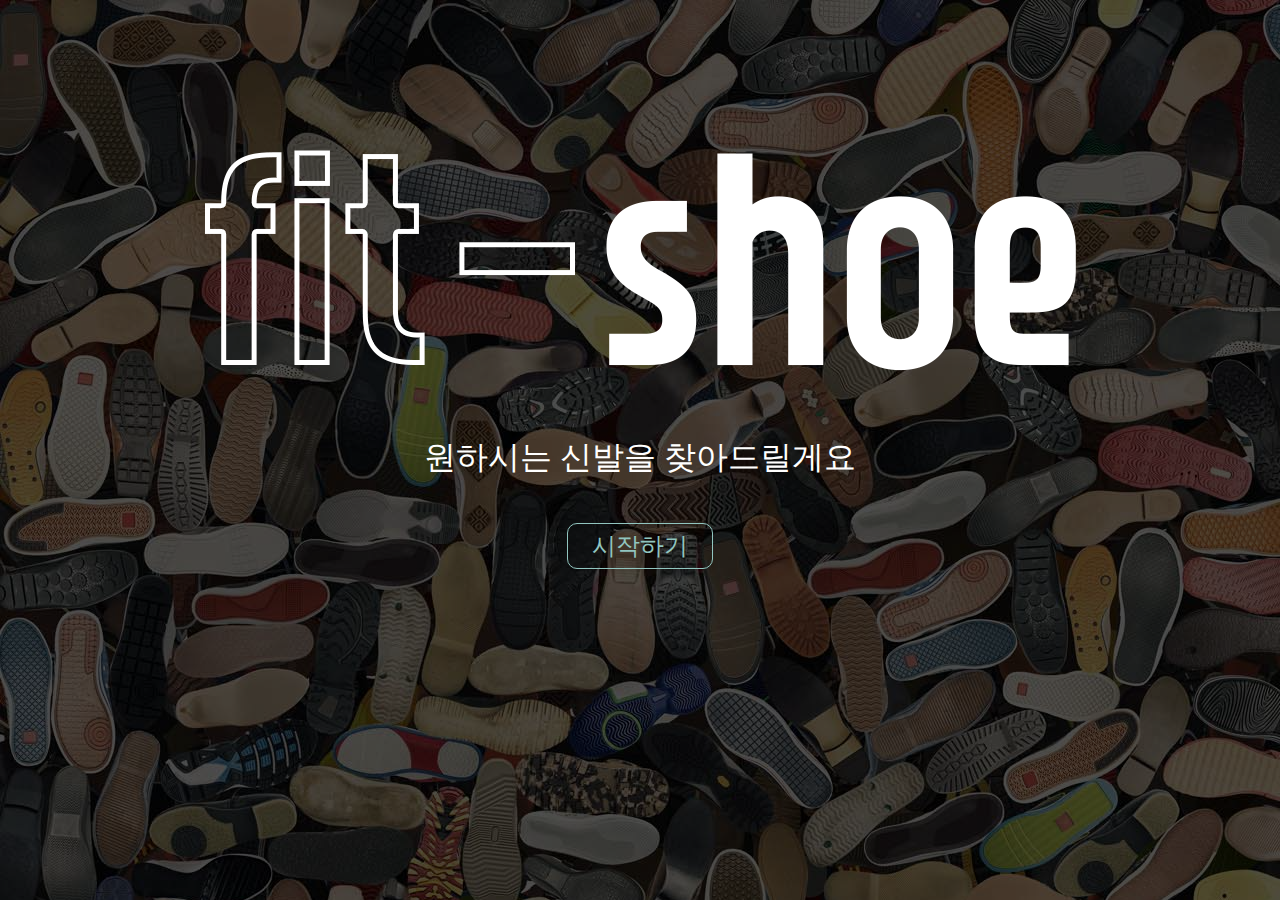
<file: index.html>
<!DOCTYPE html>
<html lang="en">

<head>
    <meta charset="UTF-8">
    <meta name="viewport" content="width=device-width, initial-scale=1.0">
    <title>fit-shoe</title>
    <link rel="stylesheet" href="css/reset.css">
    <link rel="stylesheet" href="css/main.css">
    <script src="https://code.jquery.com/jquery-3.7.0.js"></script>
</head>

<body>
    <section id="main">
        <div class="wrap">
            <div id="logo">
                <img src="src/logo.png" alt="">
            </div>
            <div id="description">
                <p>
                    원하시는 신발을 찾아드릴게요
                </p>
            </div>
            <div id="btn-area">
                <a href="investigate.html" id="start-btn">시작하기</a>
            </div>
        </div>
    </section>
</body>

</html>
</file>
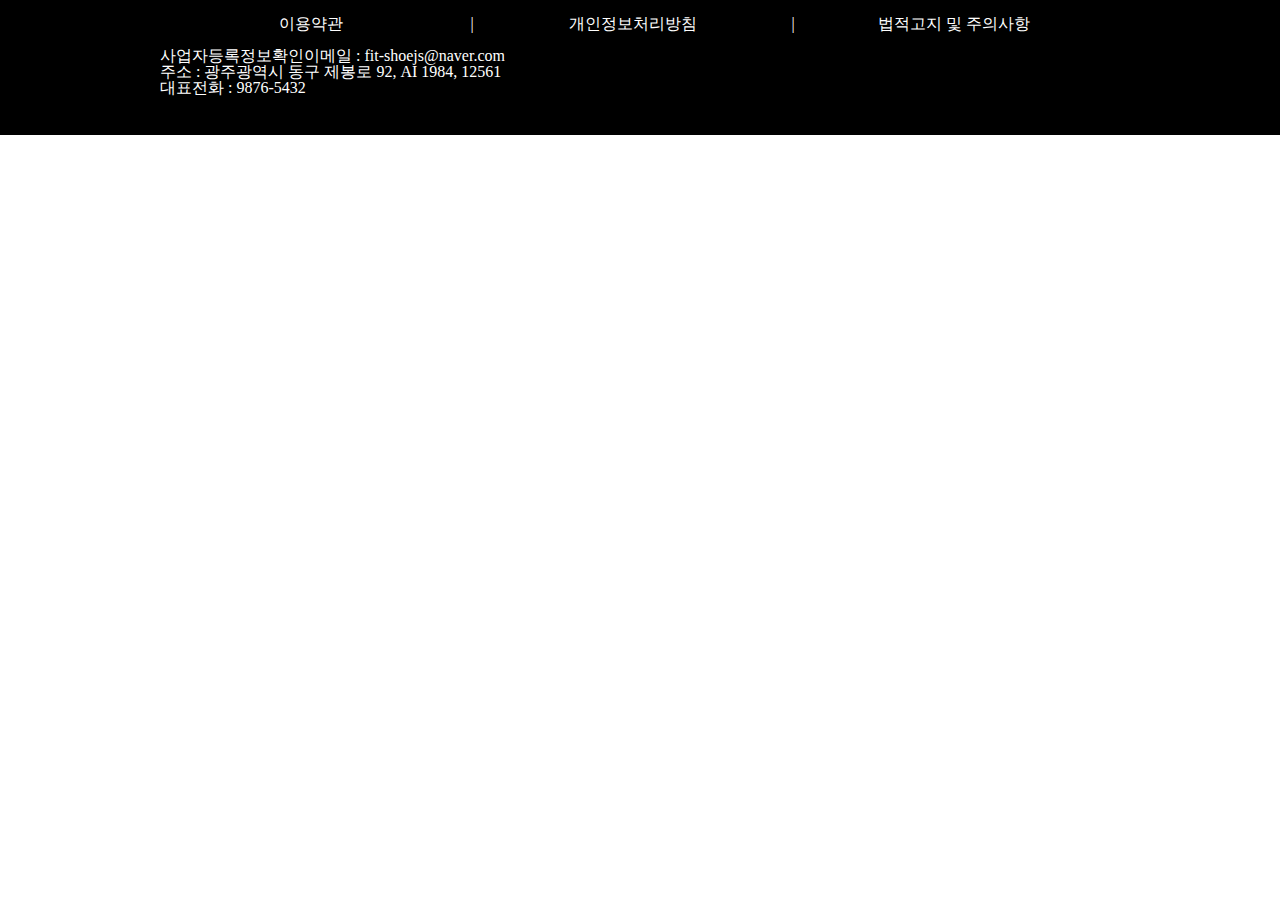
<file: footer.html>
<!DOCTYPE html>
<html lang="en">

<head>
    <meta charset="UTF-8">
    <meta name="viewport" content="width=device-width, initial-scale=1.0">
    <title>Document</title>
    <link rel="stylesheet" href="css/reset.css">
    <link rel="stylesheet" href="css/header.css">
</head>

<body>
    <footer>
        <div class="wrap">
            <div class="footer-ul-div">
                <ul class="footer-ul">
                    <li class="li-text">이용약관</li>
                    <li class="li-line">|</li>
                    <li class="li-text">개인정보처리방침</li>
                    <li class="li-line">|</li>
                    <li class="li-text">법적고지 및 주의사항</li>
                </ul>
            </div>
            <div class="footer-ul-div">
                <ul class="footer-ul-inline">
                    <li>사업자등록정보확인이메일 : fit-shoejs@naver.com</li>
                    <li>주소 : 광주광역시 동구 제봉로 92, AI 1984, 12561</li>
                    <li>대표전화 : 9876-5432</li>
                </ul>
            </div>
        </div>
    </footer>
</body>

</html>
</file>
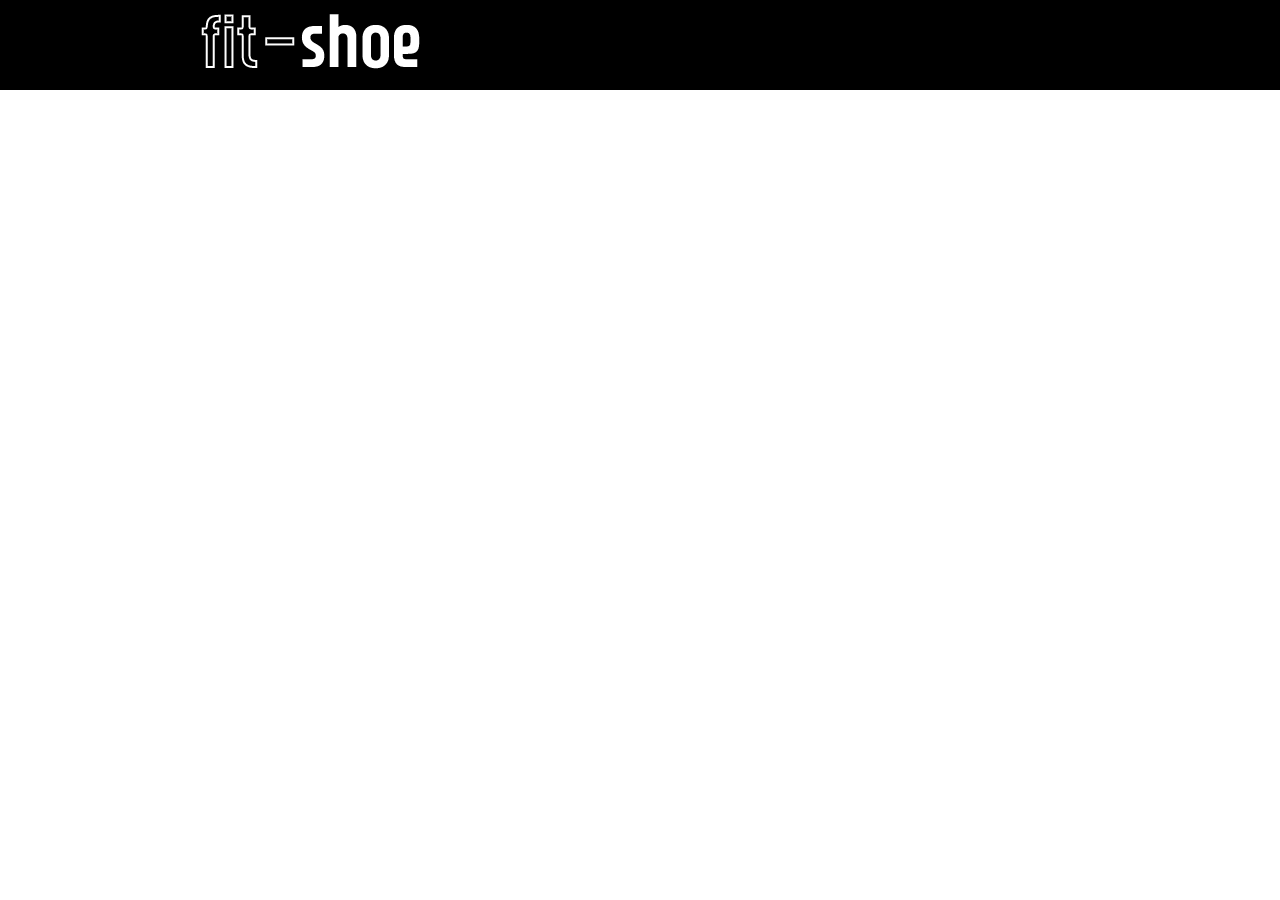
<file: header.html>
<!DOCTYPE html>
<html lang="en">
<head>
    <meta charset="UTF-8">
    <meta name="viewport" content="width=device-width, initial-scale=1.0">
    <title>Document</title>
    <link rel="stylesheet" href="./css/reset.css">
    <link rel="stylesheet" href="./css/header.css">
</head>
<body>
    <header>
        <nav>
            <div class="wrap">
                <div id="logo-section">
                    <a href="index.html"></a>
                </div>
            </div>
        </nav>
    </header>
</body>
</html>
</file>
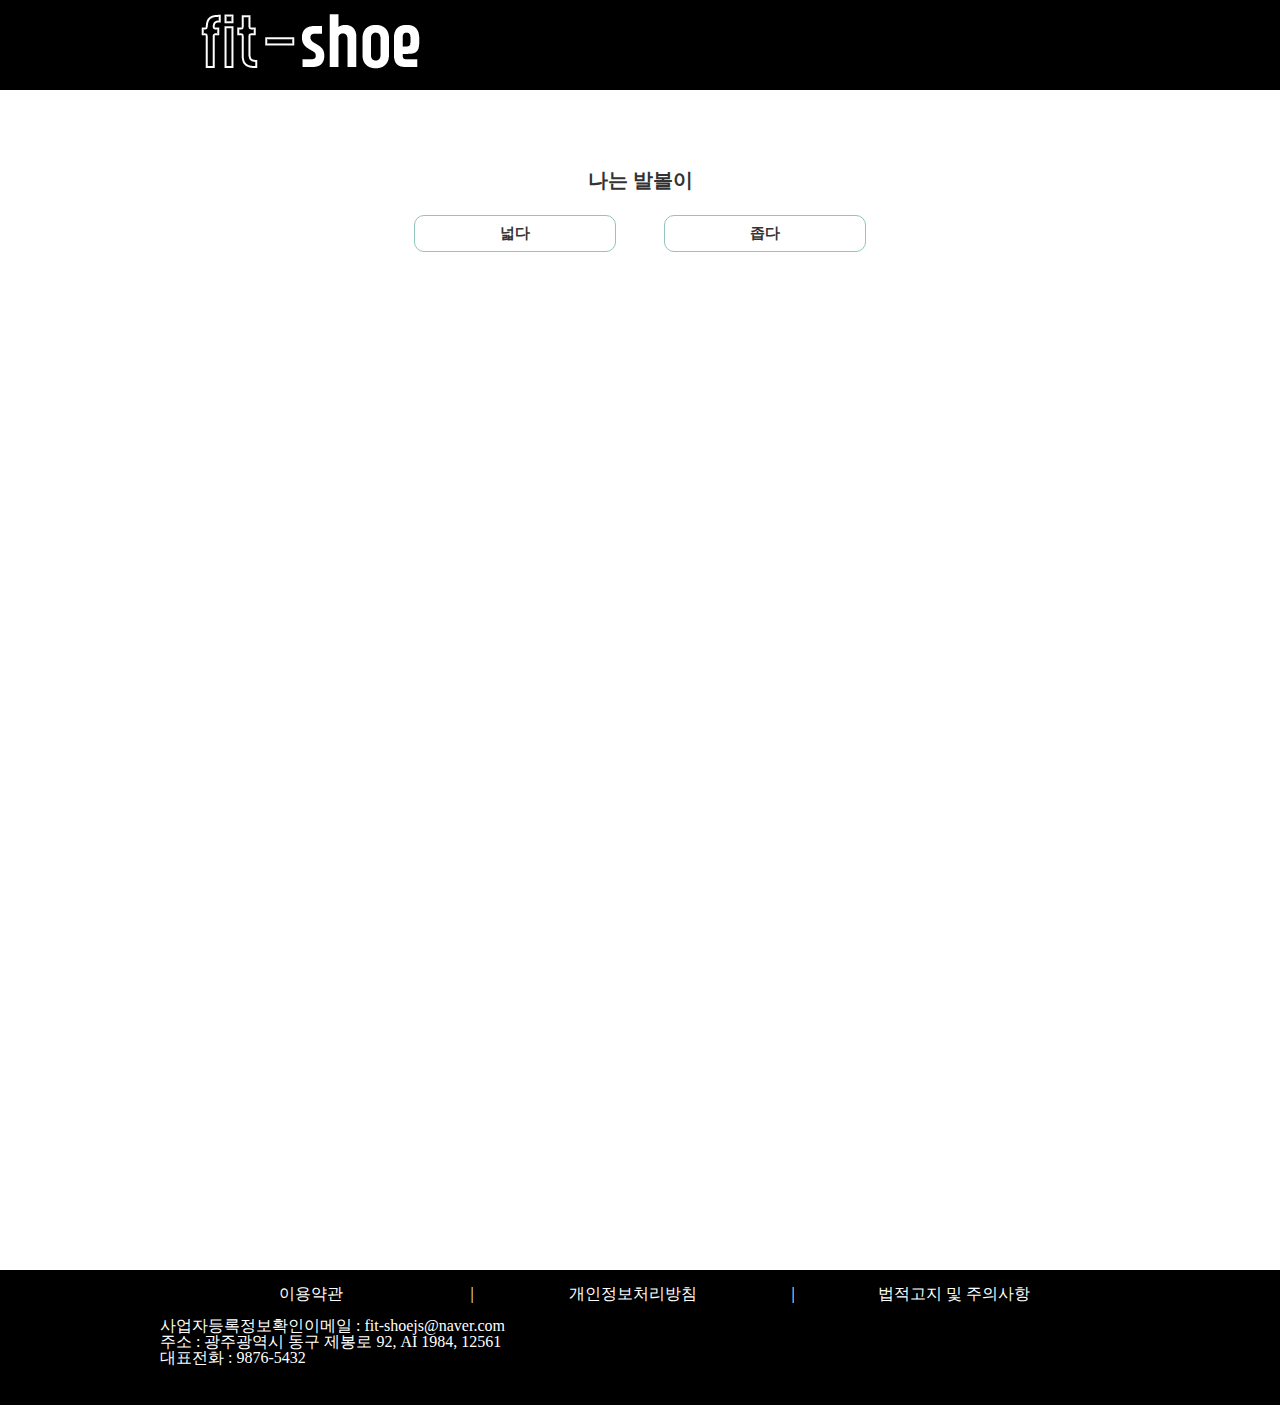
<file: investigate.html>
<!DOCTYPE html>
<html lang="en">

<head>
    <meta charset="UTF-8">
    <meta name="viewport" content="width=device-width, initial-scale=1.0">
    <title>fit-shoe</title>
    <link rel="stylesheet" href="css/reset.css">
    <link rel="stylesheet" href="css/style.css">
    <script src="https://code.jquery.com/jquery-3.7.0.js"></script>
</head>

<body>
    <header id="header"></header>
    <section>
        <div class="wrap">
            <form action="investigate2.html" method="" class="investigate">
                <div class="selection">
                    <p>나는 발볼이</p>
                    <div class="selection-form">        
                        <input type="radio" name="feet-width" id="wide"><label for="wide">넓다</label>
                        <input type="radio" name="feet-width" id="slim"><label for="slim">좁다</label>
                    </div>
                </div>
                <div class="selection">
                    <p>나는 발등이</p>
                    <div class="selection-form" >
                        <input type="radio" name="feet-height" id="high"><label for="high">높다</label>
                        <input type="radio" name="feet-height" id="low"><label for="low">낮다</label>
                    </div>
                </div>
                <div class="selection">
                    <p>나는 평발이</p>
                    <div class="selection-form">
                        <input type="radio" name="feet-flat" id="flat"><label for="flat">맞다</label>
                        <input type="radio" name="feet-flat" id="normal"><label for="normal">아니다</label>
                    </div>
                </div>
                <div class="selection">
                    <p>찾는 성별을 알려주세요!</p>
                    <div class="selection-form">
                        <input type="radio" name="shoe-gender" id="male"><label for="male">남성화</label>
                        <input type="radio" name="shoe-gender" id="female"><label for="female">여성화</label>
                    </div>
                </div>
                <div class="selection over-3">
                    <p>찾는 신발의 종류를 선택해주세요.</p>
                    <div class="selection-form">
                        <input type="checkbox" name="shoe-category" id="sneakers"><label for="sneakers">스니커즈</label>
                        <input type="checkbox" name="shoe-category" id="dress-shoes"><label for="dress-shoes">구두</label>
                        <input type="checkbox" name="shoe-category" id="sandal"><label for="sandal">샌들</label>
                        <input type="checkbox" name="shoe-category" id="slipper"><label for="slipper">슬리퍼</label>
                        <input type="checkbox" name="shoe-category" id="running-shoes"><label for="running-shoes">런닝화</label>
                        <input type="checkbox" name="shoe-category" id="flat-shoes"><label for="flat-shoes">플랫슈즈</label>
                    </div>
                </div>
                <div class="selection over-3">
                    <p>선호하는 브랜드가 있나요?</p>
                    <div class="selection-form">
                        <input type="checkbox" name="shoe-brand" id="nike"><label for="nike">나이키</label>
                        <input type="checkbox" name="shoe-brand" id="asics"><label for="asics">아식스</label>
                        <input type="checkbox" name="shoe-brand" id="adidas"><label for="adidas">아디다스</label>
                        <input type="checkbox" name="shoe-brand" id="skechers"><label for="skechers">뉴발란스</label>
                        <input type="checkbox" name="shoe-brand" id="brand5"><label for="brand5">스케쳐스</label>
                        <input type="checkbox" name="shoe-brand" id="brand-anything"><label
                            for="brand-anything">상관없어요</label>
                    </div>
                </div>
                <div class="selection">
                    <div class="selection-form">
                        <a href="result.html" class="submit">나에게 맞는 신발은?</a>
                    </div>
                </div>
            </form>
        </div>
    </section>
    <footer id="footer"></footer>
    <script src="js/main.js"></script>
    <script>
        $("#header").load("header.html");
        $("#footer").load("footer.html");
    </script>
</body>

</html>
</file>
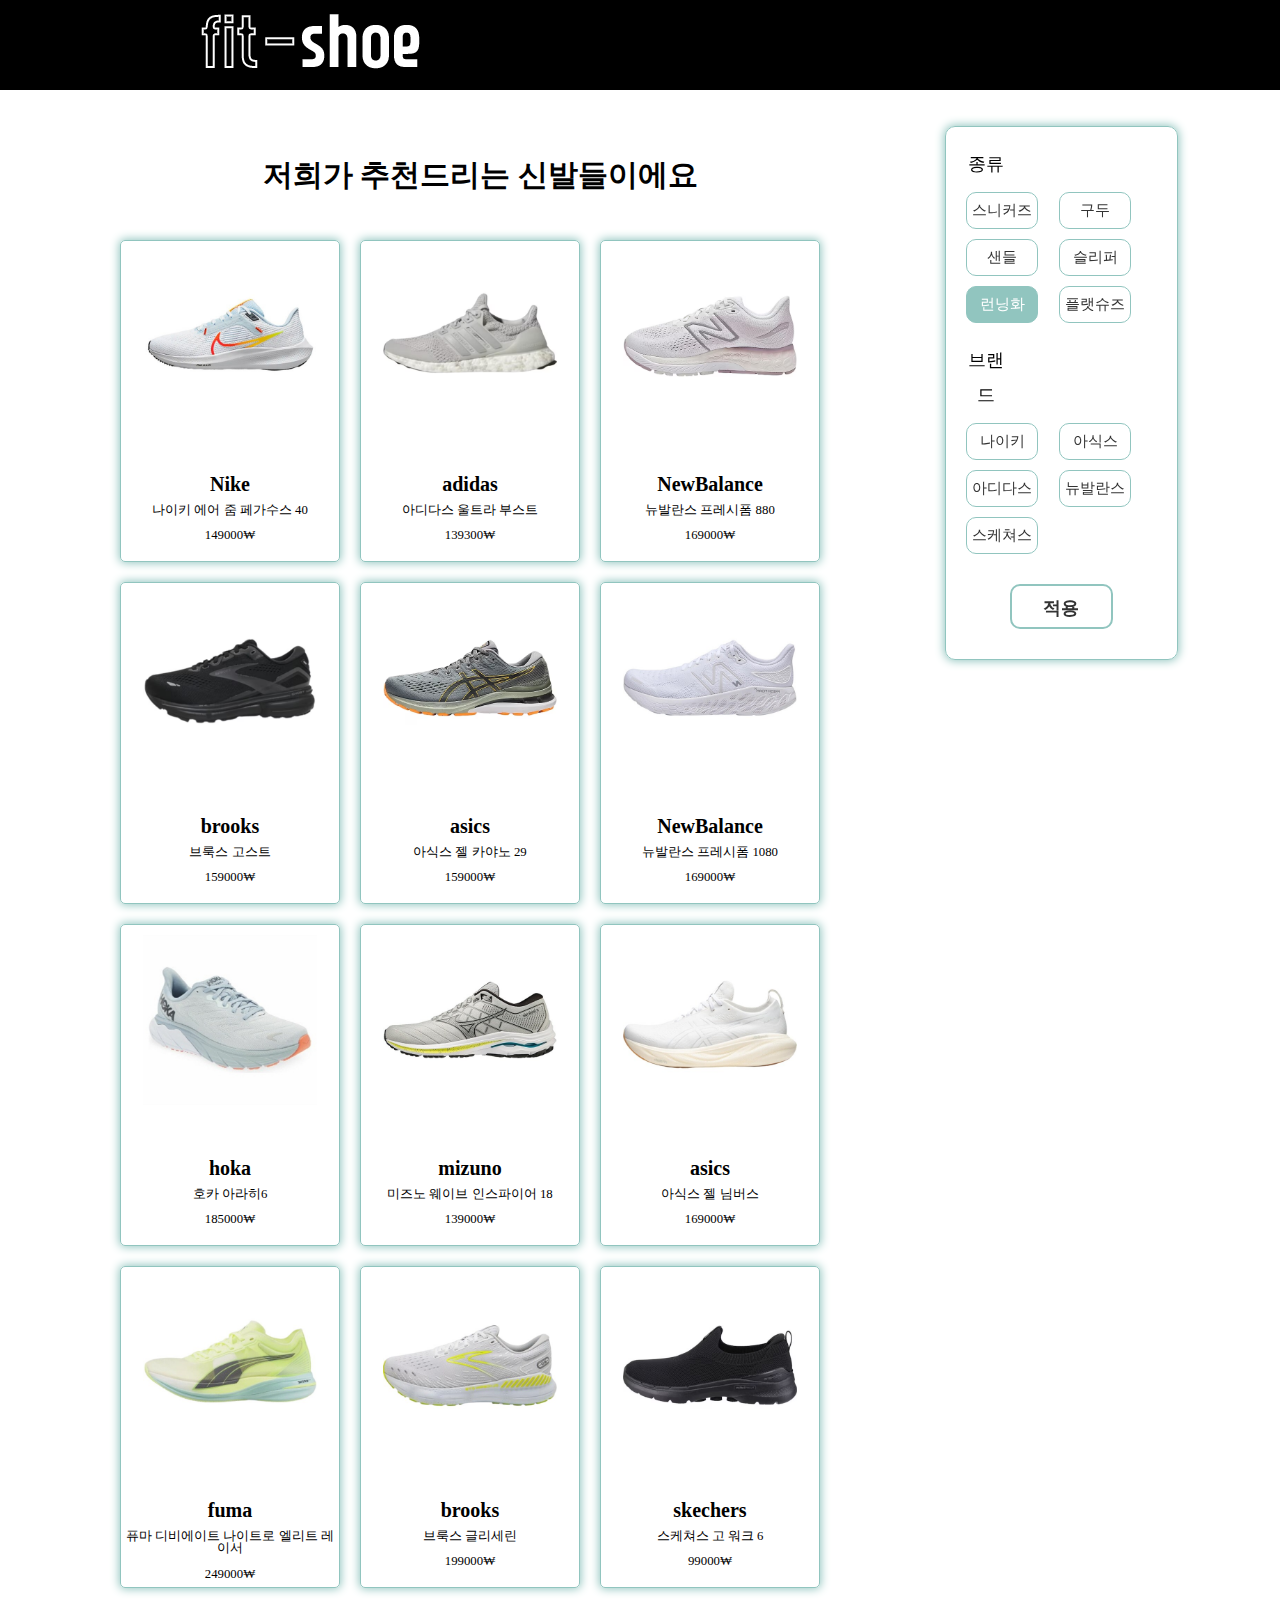
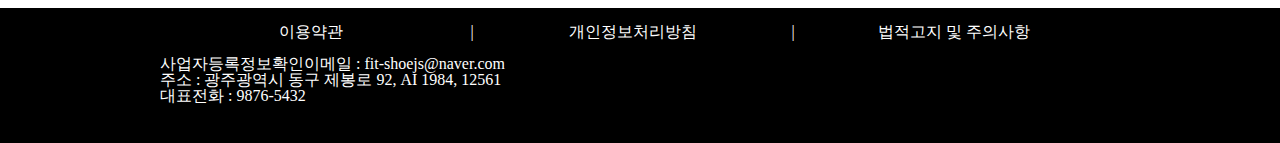
<file: result.html>
<!DOCTYPE html>
<html lang="en">

<head>
    <meta charset="UTF-8">
    <meta name="viewport" content="width=device-width, initial-scale=1.0">
    <title>fit-shoe</title>
    <link rel="stylesheet" href="css/reset.css">
    <link rel="stylesheet" href="css/style.css">
    <script src="https://code.jquery.com/jquery-3.7.0.js"></script>
</head>

<body>
    <header id="header"></header>
    <div class="resultWrap wrap">
        <h1>저희가 추천드리는 신발들이에요</h1>
        <div class="chunkWrapper">
            <div class="productWrapper">
                
            </div>
            <div class="productWrapper">
                
            </div>
            <div class="productWrapper">
                
            </div>
        </div>
    </div>
    <div class="filter-box">
        <div class="selection-form">
            <legend>종류</legend>
            <div class="multiple over-2">
                <input type="checkbox" name="shoe-category" id="sneakers" value="sneakers"> <label for="sneakers"
                    class="filter-check">스니커즈</label>
                <input type="checkbox" name="shoe-category" id="dress-shoes" value="shoes"><label for="dress-shoes"
                    class="filter-check">구두</label>
                <input type="checkbox" name="shoe-category" id="sandal" value="sandal"> <label for="sandal"
                    class="filter-check">샌들</label>
                <input type="checkbox" name="shoe-category" id="slipper" value="slides"> <label for="slipper"
                    class="filter-check">슬리퍼</label>
                <input type="checkbox" name="shoe-category" id="running-shoes" value="Running" checked> <label for="running-shoes"
                    class="filter-check">런닝화</label>
                <input type="checkbox" name="shoe-category" id="flat-shoes" value="flat"> <label for="flat-shoes"
                    class="filter-check">플랫슈즈</label>
            </div>
        </div>
        <div class="selection-form">
            <legend>브랜드</legend>
            <div class="multiple over-2">
                <input type="checkbox" name="shoe-brand" id="nike" value="Nike"> <label for="nike" class="filter-check">나이키</label>
                <input type="checkbox" name="shoe-brand" id="asics" value="asics"><label for="asics" class="filter-check">아식스</label>
                <input type="checkbox" name="shoe-brand" id="adidas" value="adidas"> <label for="adidas"
                    class="filter-check">아디다스</label>
                <input type="checkbox" name="shoe-brand" id="NewBalance" value="newbalance"> <label for="NewBalance"
                    class="filter-check">뉴발란스</label>
                <input type="checkbox" name="shoe-brand" id="skechers" value="skechers"> <label for="skechers"
                    class="filter-check">스케쳐스</label>
            </div>
        </div>
        <button class="submit filter-button" id="filter-accept">적용</button>
    </div>

    <footer id="footer"></footer>
    <script src="js/getData.js"></script>
    <script>
        $("#header").load("header.html");
        $("#footer").load("footer.html");
    </script>
</body>

</html>
</file>
<file: css/main.css>
body {
    background-image: url('../src/main_cover.jpeg');
}

/* main */

#main {
    height: 100vh;
    background-color: #000000B0;
}

#logo {
    padding-top: 30px;
    display: flex;
}

#logo > img {
    margin: 120px auto 0px;
}

#description {
    margin-top: 70px;
    align-items: center;
}

#description > p {
    text-align: center;
    color: white;
    font-size: 2em;
}

#start-btn {
    border: 1px solid #91c5bf;
    text-decoration: none;
    border-radius: 10px;
    width: 15%;
    display: block;
    color: #91c5bf;
    margin: 50px auto 0;
    padding: 10px 0;
    text-align: center;
    font-size: 1.5em;
    transition: background 0.5s ease-in-out,
    color 0.5s ease-in-out;
}

#start-btn:hover {
    color: #fff;
    background-color: #91c5bf;
}
</file>
<file: css/header.css>
header {
    height: 10vh;
    width: 100%;
    background-color: #000000;
}

header nav>div {
    height: 10vh;
}

header nav {
    width: 100%;
    height: 100%;
}

#logo-section {
    width: 100%;
    height: 80%;
    display: inline-block;
    
}

#logo-section a {
    max-width: 300px;
    height: 100%;
    display: block;
    padding: 10px 0 0 0;
    background-image: url('../src/logo-small.png');
    background-position: center;
    background-repeat: no-repeat;
}


/* footer */

footer {
    display: block;
    height: 15vh;
    width: 100%;
    background-color: #000000;
    color: #fff;
}

footer>div {
    display:flex;
    flex-direction: column;
    
}
.footer-ul {
    width: 100%;
    display: flex;
    justify-content: space-around;
}
.footer-ul li{
    text-align: center;
}            

.li-text {
    width: 30%;
}
.footer-ul-div {
    margin: 16px 0 0 0;
    display:flex;
    justify-content: space-around;
}

.footer-ul-inline {
    width: 100%;
    display: inline-block;
}
</file>
<file: css/style.css>
section {
    display: block;
    min-height: 75vh;
}

.wrap .investigate {
    display: flex;
    flex-direction: column;
    margin: 50px 0;
}

.selection {
    width: 500px;
    display: inline;
    margin: 0 auto;
}

.over-3 {
    width: 700px;
}

.selection-form {
    display: flex;
    flex-direction: row;
    justify-content: space-around;
    flex-wrap: wrap;
}

.selection-form input+label {
    margin: 25px 0;
    display: inline-block;
    border: 1px solid #91c5bf;
    border-radius: 10px;
    height: 35px;
    width: 200px;
    line-height: 35px;
    text-align: center;
    font-weight: bold;
    font-size: 15px;
    background-color: #fff;
    color: #333;
    transition: all 0.5s ease-in-out;
}

.selection-form input+label:hover {
    background-color: #91c5bf;
    color: #fff;
}

.selection-form input:checked+label {
    background-color: #91c5bf;
    color: #fff;
}

.selection-form input[type=radio] {
    display: none;
}

.selection-form input[type=checkbox] {
    display: none;
}

.submit {
    margin: 30px auto 50px;
    border-radius: 10px;
    display: inline-block;
    border: 2px solid #91c5bf;
    background-color: #fff;
    text-align: center;
    font-weight: 900;
    color: #333;
    width: 300px;
    font-size: 20px;
    height: 50px;
    line-height: 50px;
    transition: background 0.5s ease-in-out,
        color 0.5s ease-in-out;
}

.submit:hover {
    background-color: #91c5bf;
    color: #fff;
}

.selection p {
    text-align: center;
    font-size: 20px;
    font-weight: 900;
    color: #333;
    padding-top: 30px;
}

/* login */

.login {
    display: flex;
    width: 25vw;
    height: 40vh;
    flex-direction: column;
    justify-content: space-around;
    flex-wrap: wrap;
    align-items: center;
    margin: auto;
    font-size: 20px;
    padding: 50px 70px;
    border: 1px solid #91c5bf;
    border-radius: 20px;
    position: relative;
    top: 70px;
    box-shadow: 0px 0px 15px 1px #91c5bf;
}

.login div {
    display: block;
    width: 100%;
    display: flex;
    align-items: center;
    justify-content: space-between;
}

.login input {
    border: 1px solid #91c5bf;
    border-radius: 5px;
    width: 80%;
    padding: 3px;
}

.login .submit {
    width: 100%;
    height: 50px;
    padding: 0;
    margin: 0;
}

.login span {
    display: inline-block;
    font-weight: 900;
    text-align: center;
    width: 10%;
}

/* result */

.wrap h1 {
    text-align: center;
    font-weight: 900;
    padding: 70px 0 50px;
    font-size: 30px;
}

.chunkWrapper {
    margin: 0 auto;
    max-width: 75%;
    display: flex;
    flex-wrap: wrap;
}

.productWrapper {
    width: calc(33.33% - 30px);
    height: 300px;
    border-radius: 4px;
    flex-grow: 1;
    border: 1px solid #91c5bf;
    border-radius: 5px;
    font-size: 0.80rem;
    padding-bottom: 20px;
    margin-bottom: 20px;
    text-align: center;
    box-shadow: 0 0 10px 1px #91c5bf;
    margin-right: 20px;
    display: flex;
    flex-direction: column;
    justify-content: space-around;
}

.imgBox {
    height: 210px;
    width: 80%;
    align-self: center;
}

.imgBox img {
    max-height: 100%;
    max-width: 100%;
}

.productText {
    display: flex;
    flex-direction: column;
    justify-content: space-around;
}

.productName {
    font-weight: bold;
    font-size: 20px;

}

.productExp {
    margin-top: 10px;
    height: 30px;
}

body>.resultWrap {
    margin-left: 0;
    margin-right: 15vw;
    min-height: 75vh;
}

/* filter */

.filter-box {
    position: fixed;
    width: 18vw;
    /* height : 100px; */
    border: #91c5bf 1px solid;
    box-shadow: 0 0 10px 1px #91c5bf;
    border-radius: 10px;
    right: 8vw;
    top: 14vh;
    font-weight: bold;
    text-align: center;
    font-size: 20px;
}

.filter-box .filter-button {
    font-size: 18px;
    width: 8vw;
    height: 45px;
    line-height: 45px;
    display: flex;
    justify-content: center;
    margin-bottom: 30px;
}

.filter-box legend {
    font-weight: 400;
    font-size: 18px;
    line-height: 35px;
    width: 50px;
}

.filter-box .selection-form {
    margin: 20px auto 0;
    align-items: center;
    justify-content: flex-start;
}

.filter-box .filter-check {
    margin: 0;
    width: 70px;
    line-height: 35px;
    font-weight: 400;
}

.filter-box legend,
.filter-box .filter-check {
    margin-left: 15px;
}

.multiple {
    display: flex;
    flex-wrap: wrap;
    align-items: center;
    justify-content: space-between;
    width: 185px;
    margin: 0;
    padding: 0;
}

.multiple input[type="checkbox"],
.multiple label.filter-check {
    margin-left: 20px;
}

.selection-form .over-2 input+label {
    margin-top: 10px;
}
</file>
